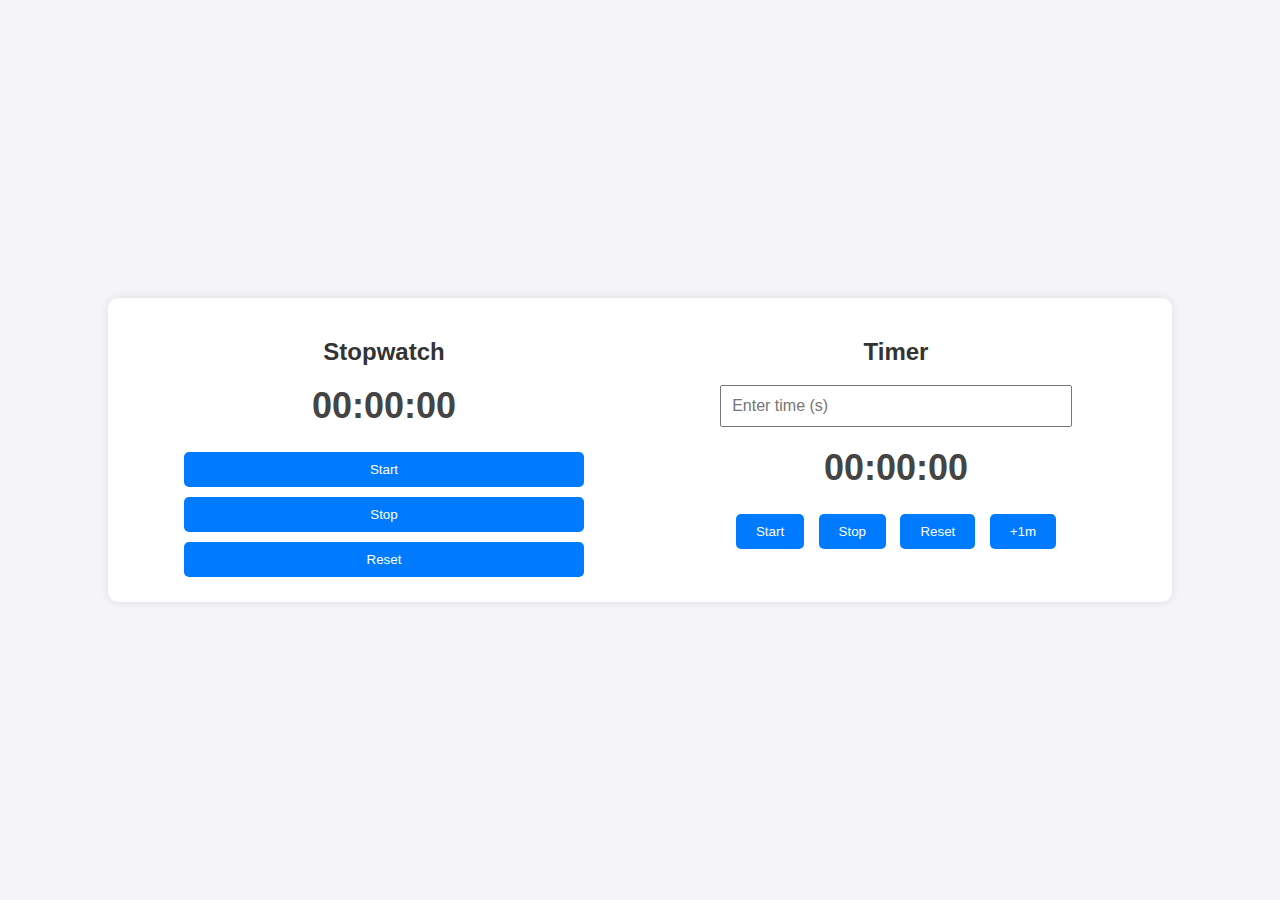
<file: timer/index.html>
<!DOCTYPE html>
<html lang="en">
<head>
  <meta charset="UTF-8">
  <meta name="viewport" content="width=device-width, initial-scale=1.0">
  <title>Stopwatch and Timer</title>
  <link rel="stylesheet" href="styles.css">
</head>
<body>
  <div class="container">
    <div class="half stopwatch">
      <h2>Stopwatch</h2>
      <div id="stopwatch-display">00:00:00</div>
      <button id="start-stopwatch">Start</button>
      <button id="stop-stopwatch">Stop</button>
      <button id="reset-stopwatch">Reset</button>
    </div>
    
    <div class="half timer">
      <h2>Timer</h2>
      <input type="text" id="timer-input" placeholder="Enter time (s)">
      <div id="timer-display">00:00:00</div>
      <button id="start-timer">Start</button>
      <button id="stop-timer">Stop</button>
      <button id="reset-timer">Reset</button>
      <button id="add-1m">+1m</button>
    </div>
  </div>

  <script src="script.js"></script>
</body>
</html>
</file>
<file: timer/styles.css>
body {
  font-family: Arial, sans-serif;
  background-color: #f4f4f9;
  display: flex;
  justify-content: center;
  align-items: center;
  height: 100vh;
  margin: 0;
}

.container {
  display: flex;
  justify-content: space-around;
  width: 80%;
  background-color: #fff;
  padding: 20px;
  border-radius: 10px;
  box-shadow: 0 0 10px rgba(0, 0, 0, 0.1);
}

.stopwatch {
  display: flex;
  flex-direction: column;
}

.half {
  width: 40%;
  text-align: center;
}

h2 {
  font-size: 24px;
  color: #333;
}

#stopwatch-display,
#timer-display {
  font-size: 36px;
  font-weight: bold;
  color: #444;
  margin-bottom: 20px;
}

button {
  margin: 5px;
  padding: 10px 20px;
  border: none;
  background-color: #007bff;
  color: #fff;
  border-radius: 5px;
  cursor: pointer;
}

button:hover {
  background-color: #0056b3;
}

input {
  padding: 10px;
  font-size: 16px;
  width: 80%;
  margin-bottom: 20px;
}

@media (max-width: 600px) {
  .container {
    flex-direction: column;
    width: 95%;
    padding: 10px;
  }

  .half {
    width: 100%;
    margin-bottom: 20px;
  }

  button,
  input {
    width: 100%;
  }
}
</file>
